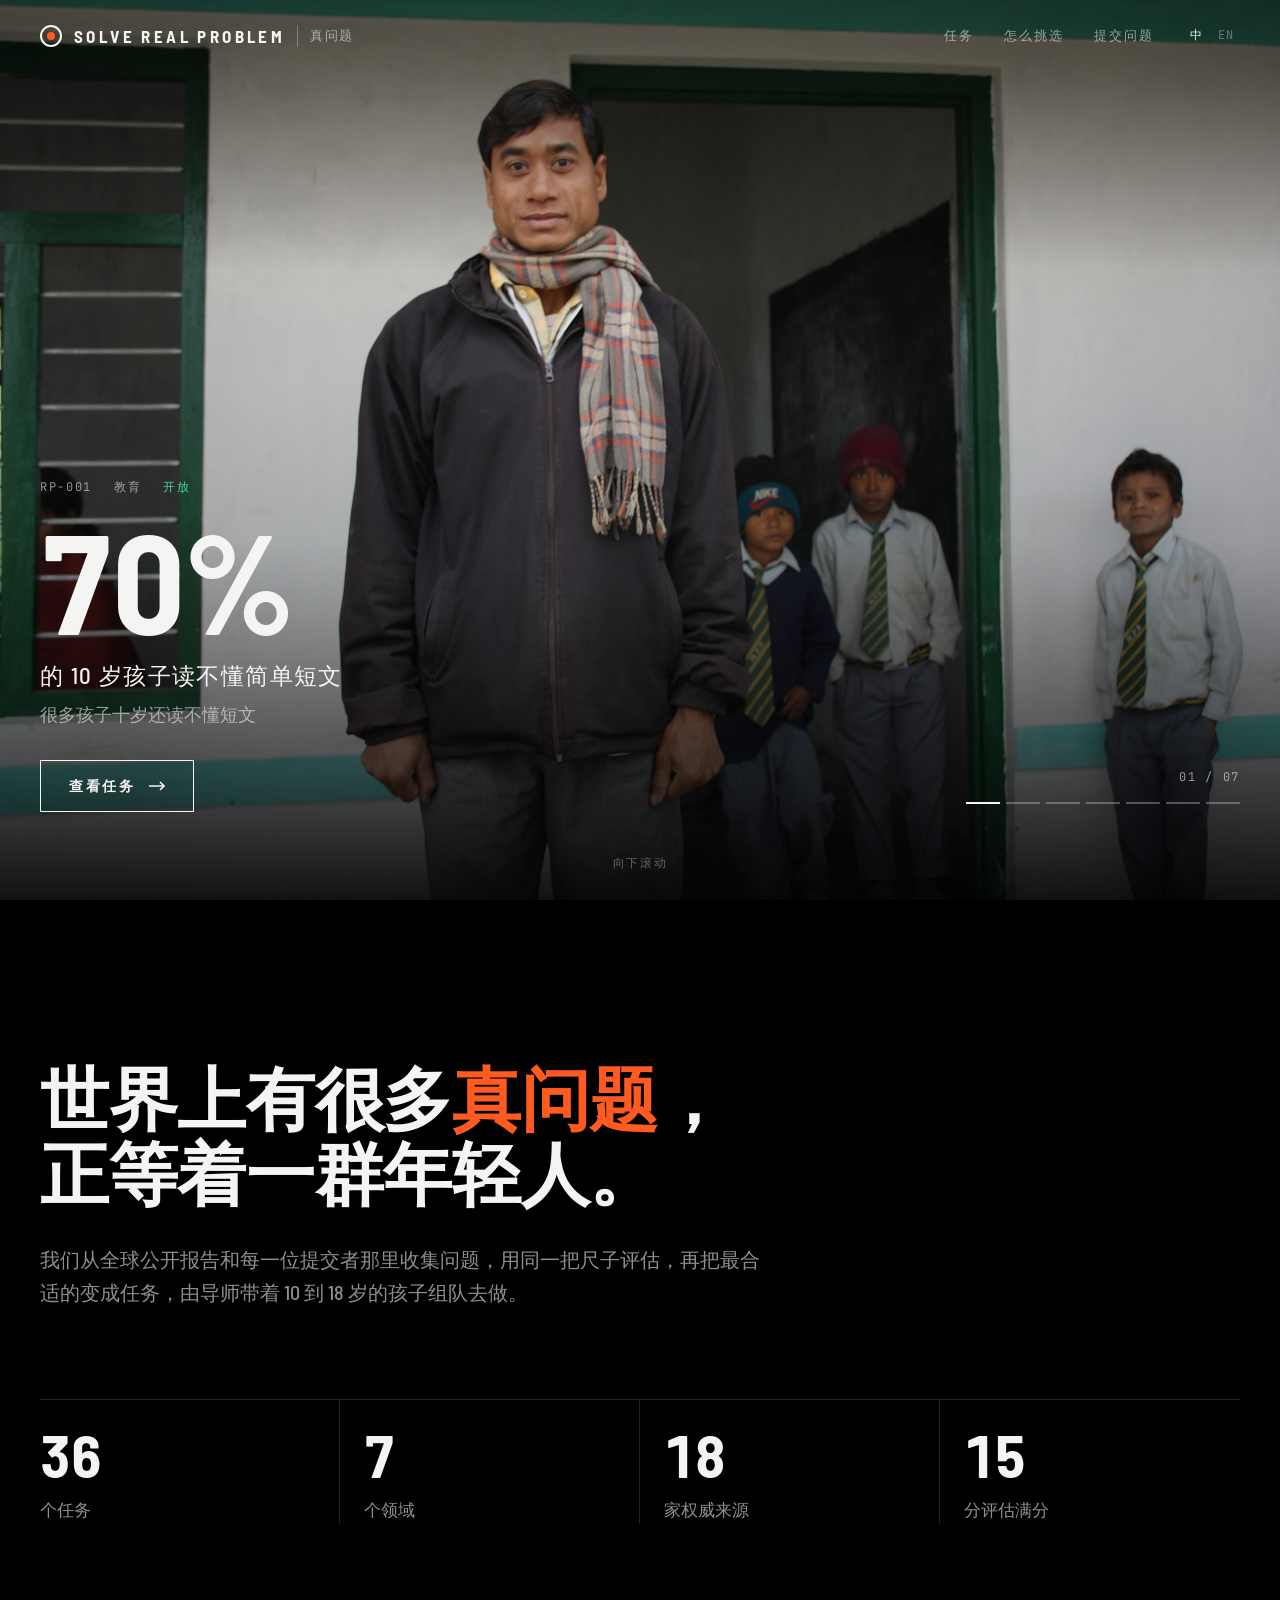
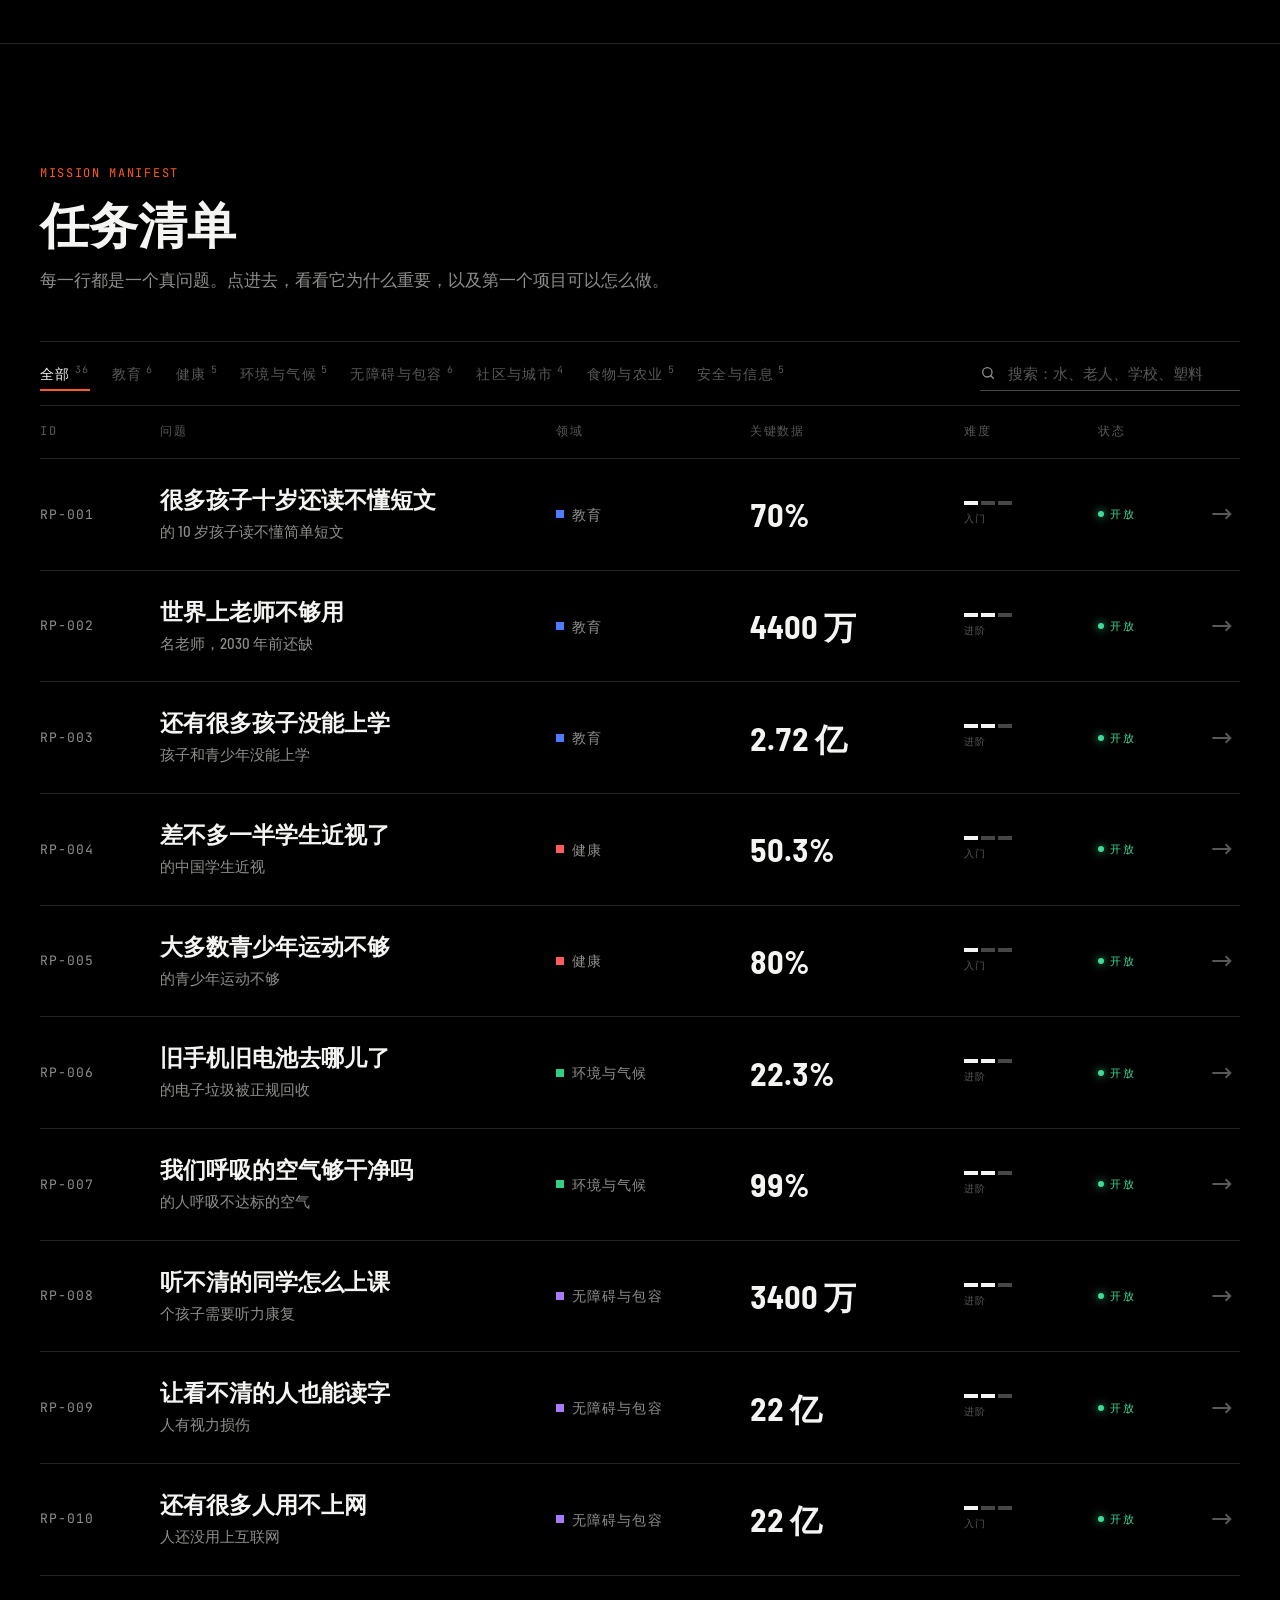
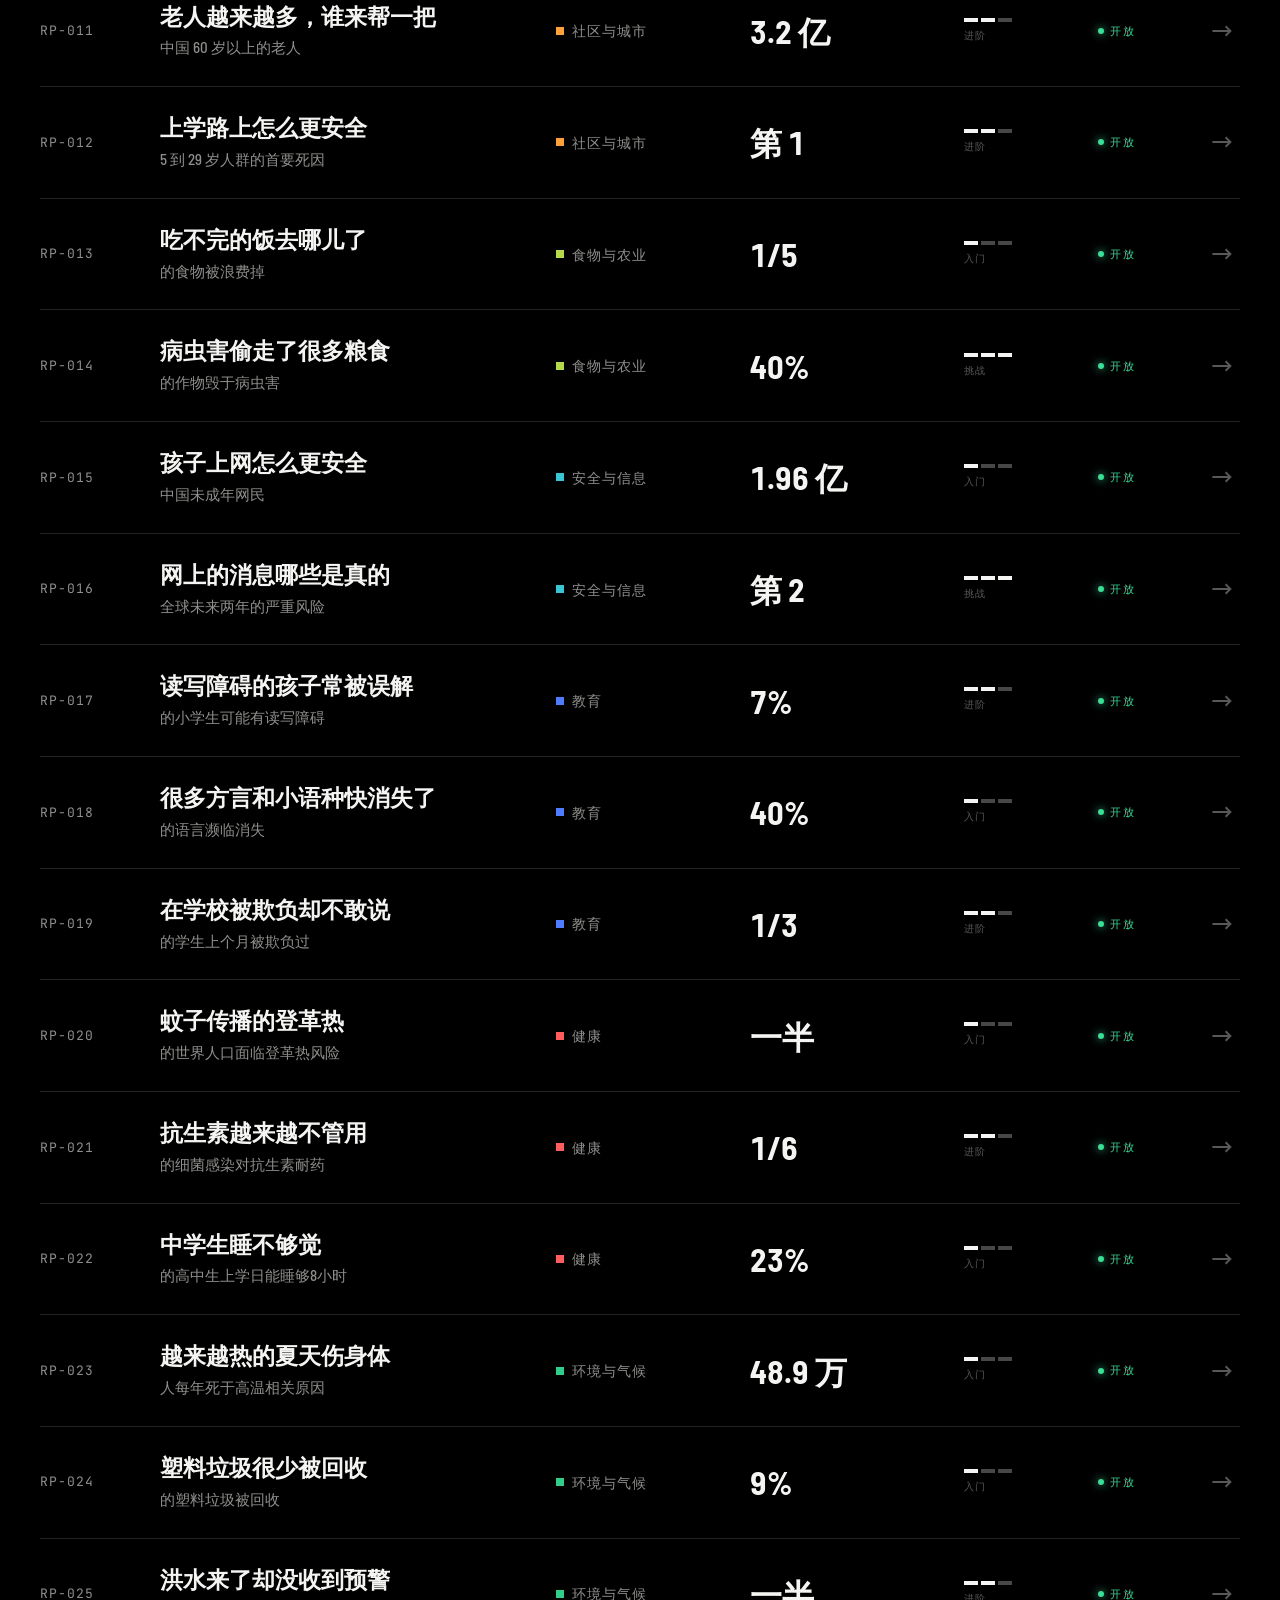
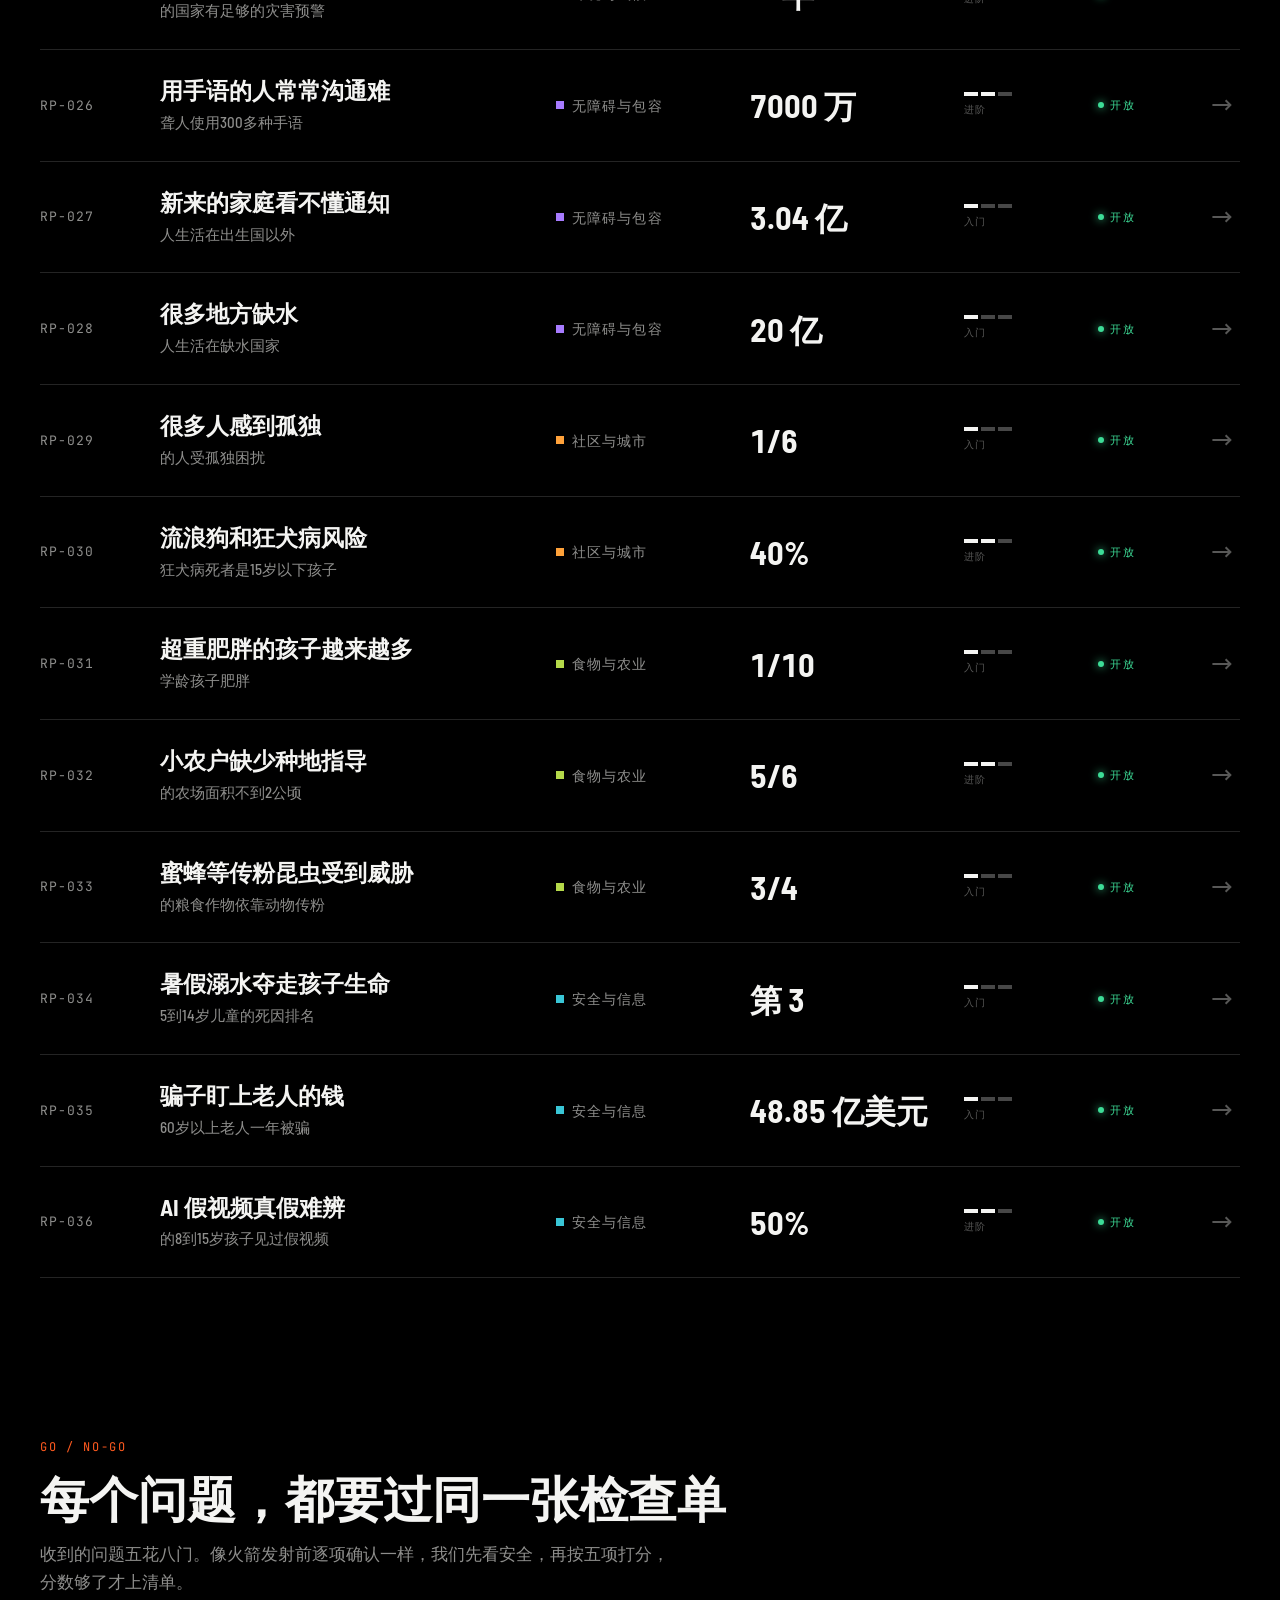
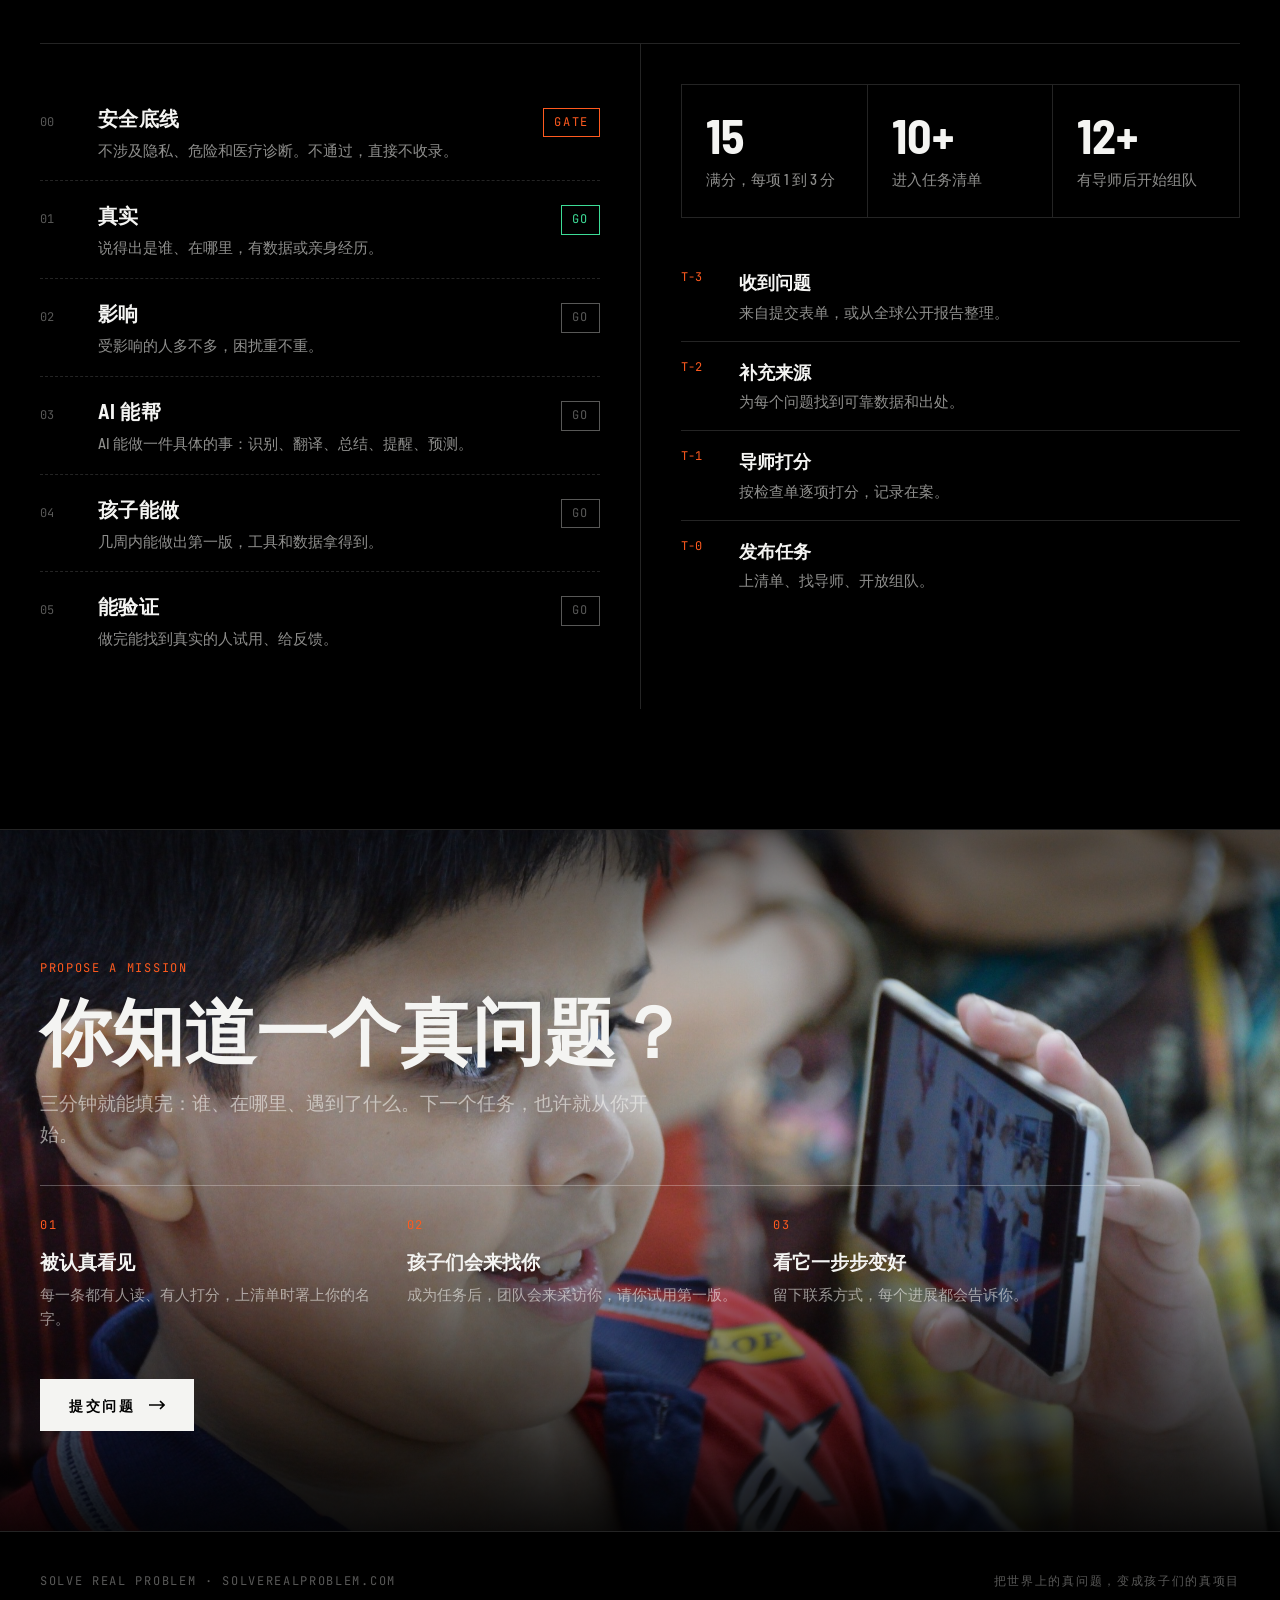
<file: index.html>
<!doctype html>
<html lang="zh-CN" data-lang="zh">
<head>
<meta charset="utf-8">
<meta name="viewport" content="width=device-width, initial-scale=1">
<title data-zh="真问题 · Solve Real Problem" data-en="Solve Real Problem">真问题 · Solve Real Problem</title>
<meta name="description" content="来自世界各地、有可靠来源、AI 可能帮上忙的真问题，每一个都是孩子们可以组队参与的任务。 Real, sourced problems AI could help with, each one a mission young builders can join.">
<meta property="og:title" content="Solve Real Problem · 真问题">
<meta property="og:description" content="世界上的真问题，正等着一群年轻人。Real problems waiting for young builders.">
<link rel="icon" href="assets/favicon.svg?v=20261119" type="image/svg+xml">
<link rel="preload" href="assets/fonts/barlow-semi-condensed-latin-700-normal.woff2" as="font" type="font/woff2" crossorigin>
<link rel="stylesheet" href="assets/style.css?v=20261004">
</head>
<body data-page="home">
<main>
  <section class="hero" id="hero"></section>

  <section class="thesis">
    <div class="wrap">
      <h1 class="rv">
        <span data-l="zh">世界上有很多<em>真问题</em>，<br>正等着一群年轻人。</span>
        <span data-l="en">The world is full of <em>real problems</em>.<br>They are waiting for young builders.</span>
      </h1>
      <p class="rv">
        <span data-l="zh">我们从全球公开报告和每一位提交者那里收集问题，用同一把尺子评估，再把最合适的变成任务，由导师带着 10 到 18 岁的孩子组队去做。</span>
        <span data-l="en">We gather problems from public global reports and from people like you, measure each with the same ruler, and turn the best into missions that mentors and teams aged 10 to 18 take on together.</span>
      </p>
      <div class="telemetry rv">
        <div><b>0</b><span data-l="zh">个任务</span><span data-l="en">missions</span></div>
        <div><b>0</b><span data-l="zh">个领域</span><span data-l="en">areas</span></div>
        <div><b>0</b><span data-l="zh">家权威来源</span><span data-l="en">trusted sources</span></div>
        <div><b>0</b><span data-l="zh">分评估满分</span><span data-l="en">point checklist</span></div>
      </div>
    </div>
  </section>

  <section class="sec" id="missions">
    <div class="wrap">
      <div class="sec-top">
        <div>
          <span class="mono">Mission manifest</span>
          <h2><span data-l="zh">任务清单</span><span data-l="en">All missions</span></h2>
          <p><span data-l="zh">每一行都是一个真问题。点进去，看看它为什么重要，以及第一个项目可以怎么做。</span><span data-l="en">Each row is a real problem. Open one to see why it matters and how a first project could start.</span></p>
        </div>
      </div>
      <div class="controls">
        <div class="tabs" id="tabs"></div>
        <label class="find">
          <svg viewBox="0 0 24 24" fill="none" stroke="currentColor" stroke-width="2" stroke-linecap="round"><circle cx="11" cy="11" r="7"/><path d="m20 20-3.5-3.5"/></svg>
          <input id="find" type="search" autocomplete="off" data-ph-zh="搜索：水、老人、学校、塑料" data-ph-en="Search: water, elderly, school">
        </label>
      </div>
      <div class="head-row mono">
        <span>ID</span>
        <span data-l="zh">问题</span><span data-l="en">Problem</span>
        <span data-l="zh">领域</span><span data-l="en">Area</span>
        <span data-l="zh">关键数据</span><span data-l="en">Key number</span>
        <span data-l="zh">难度</span><span data-l="en">Level</span>
        <span data-l="zh">状态</span><span data-l="en">Status</span>
        <span></span>
      </div>
      <div id="list"></div>
    </div>
  </section>

  <section class="sec" id="checklist" style="padding-top:40px">
    <div class="wrap">
      <div class="sec-top">
        <div>
          <span class="mono">Go / No-go</span>
          <h2><span data-l="zh">每个问题，都要过同一张检查单</span><span data-l="en">Every problem runs the same checklist</span></h2>
          <p><span data-l="zh">收到的问题五花八门。像火箭发射前逐项确认一样，我们先看安全，再按五项打分，分数够了才上清单。</span><span data-l="en">Submissions vary a lot. Like a pre-launch poll, we check safety first, then score five items. Only enough points make the manifest.</span></p>
        </div>
      </div>
      <div class="check">
        <div class="col">
          <ul class="poll">
            <li class="gate"><span class="n">00</span><div><h4><span data-l="zh">安全底线</span><span data-l="en">Safety gate</span></h4><p><span data-l="zh">不涉及隐私、危险和医疗诊断。不通过，直接不收录。</span><span data-l="en">No private data, danger or medical diagnosis. Fail it and we stop here.</span></p></div><span class="state">GATE</span></li>
            <li><span class="n">01</span><div><h4><span data-l="zh">真实</span><span data-l="en">Real</span></h4><p><span data-l="zh">说得出是谁、在哪里，有数据或亲身经历。</span><span data-l="en">Specific people and places, backed by data or experience.</span></p></div><span class="state">GO</span></li>
            <li><span class="n">02</span><div><h4><span data-l="zh">影响</span><span data-l="en">Impact</span></h4><p><span data-l="zh">受影响的人多不多，困扰重不重。</span><span data-l="en">How many people it touches, and how much.</span></p></div><span class="state">GO</span></li>
            <li><span class="n">03</span><div><h4><span data-l="zh">AI 能帮</span><span data-l="en">AI fit</span></h4><p><span data-l="zh">AI 能做一件具体的事：识别、翻译、总结、提醒、预测。</span><span data-l="en">AI can do one concrete job: recognise, translate, summarise, remind, predict.</span></p></div><span class="state">GO</span></li>
            <li><span class="n">04</span><div><h4><span data-l="zh">孩子能做</span><span data-l="en">Doable</span></h4><p><span data-l="zh">几周内能做出第一版，工具和数据拿得到。</span><span data-l="en">A first version in a few weeks, with reachable tools and data.</span></p></div><span class="state">GO</span></li>
            <li><span class="n">05</span><div><h4><span data-l="zh">能验证</span><span data-l="en">Testable</span></h4><p><span data-l="zh">做完能找到真实的人试用、给反馈。</span><span data-l="en">Real people can try it and give feedback.</span></p></div><span class="state">GO</span></li>
          </ul>
        </div>
        <div class="col">
          <div class="thresh">
            <div><b>15</b><span data-l="zh">满分，每项 1 到 3 分</span><span data-l="en">max, 1 to 3 per item</span></div>
            <div><b>10+</b><span data-l="zh">进入任务清单</span><span data-l="en">joins the manifest</span></div>
            <div><b>12+</b><span data-l="zh">有导师后开始组队</span><span data-l="en">team up once a mentor signs on</span></div>
          </div>
          <div class="flow">
            <div class="step"><span class="n">T-3</span><div><h4><span data-l="zh">收到问题</span><span data-l="en">Problem received</span></h4><p><span data-l="zh">来自提交表单，或从全球公开报告整理。</span><span data-l="en">From the form, or gathered from public reports.</span></p></div></div>
            <div class="step"><span class="n">T-2</span><div><h4><span data-l="zh">补充来源</span><span data-l="en">Source checked</span></h4><p><span data-l="zh">为每个问题找到可靠数据和出处。</span><span data-l="en">Every problem gets trusted data and a source.</span></p></div></div>
            <div class="step"><span class="n">T-1</span><div><h4><span data-l="zh">导师打分</span><span data-l="en">Mentor scoring</span></h4><p><span data-l="zh">按检查单逐项打分，记录在案。</span><span data-l="en">Scored item by item against the checklist.</span></p></div></div>
            <div class="step"><span class="n">T-0</span><div><h4><span data-l="zh">发布任务</span><span data-l="en">Mission live</span></h4><p><span data-l="zh">上清单、找导师、开放组队。</span><span data-l="en">Listed, mentored, and open for teams.</span></p></div></div>
          </div>
        </div>
      </div>
    </div>
  </section>

  <section class="band cat-community">
    <div class="ph fallback" id="bandPh"></div>
    <div class="shade"></div>
    <div class="copy">
      <div class="wrap">
        <span class="mono" style="color:var(--signal)">Propose a mission</span>
        <h2 style="margin-top:14px"><span data-l="zh">你知道一个真问题？</span><span data-l="en">Know a real problem?</span></h2>
        <p><span data-l="zh">三分钟就能填完：谁、在哪里、遇到了什么。下一个任务，也许就从你开始。</span><span data-l="en">Three minutes: who, where, and what goes wrong. The next mission might start with you.</span></p>
        <div class="why3">
          <div><span class="mono">01</span><h4><span data-l="zh">被认真看见</span><span data-l="en">Read by a mentor</span></h4><p><span data-l="zh">每一条都有人读、有人打分，上清单时署上你的名字。</span><span data-l="en">Every one is read and scored, with your name on the listing.</span></p></div>
          <div><span class="mono">02</span><h4><span data-l="zh">孩子们会来找你</span><span data-l="en">Teams reach out</span></h4><p><span data-l="zh">成为任务后，团队会来采访你，请你试用第一版。</span><span data-l="en">Once it is a mission, the team interviews you and asks you to test.</span></p></div>
          <div><span class="mono">03</span><h4><span data-l="zh">看它一步步变好</span><span data-l="en">Follow the progress</span></h4><p><span data-l="zh">留下联系方式，每个进展都会告诉你。</span><span data-l="en">Leave a contact to hear about each step.</span></p></div>
        </div>
        <a class="btn fill" href="submit.html"><span data-l="zh">提交问题</span><span data-l="en">Propose a problem</span><svg class="ar" viewBox="0 0 16 10" fill="none" stroke="currentColor" stroke-width="1.6"><path d="M0 5h15M11 1l4 4-4 4"/></svg></a>
      </div>
    </div>
  </section>
</main>
<script src="assets/problems.js?v=20261004"></script>
<script src="assets/site.js?v=20261004"></script>
</body>
</html>
</file>
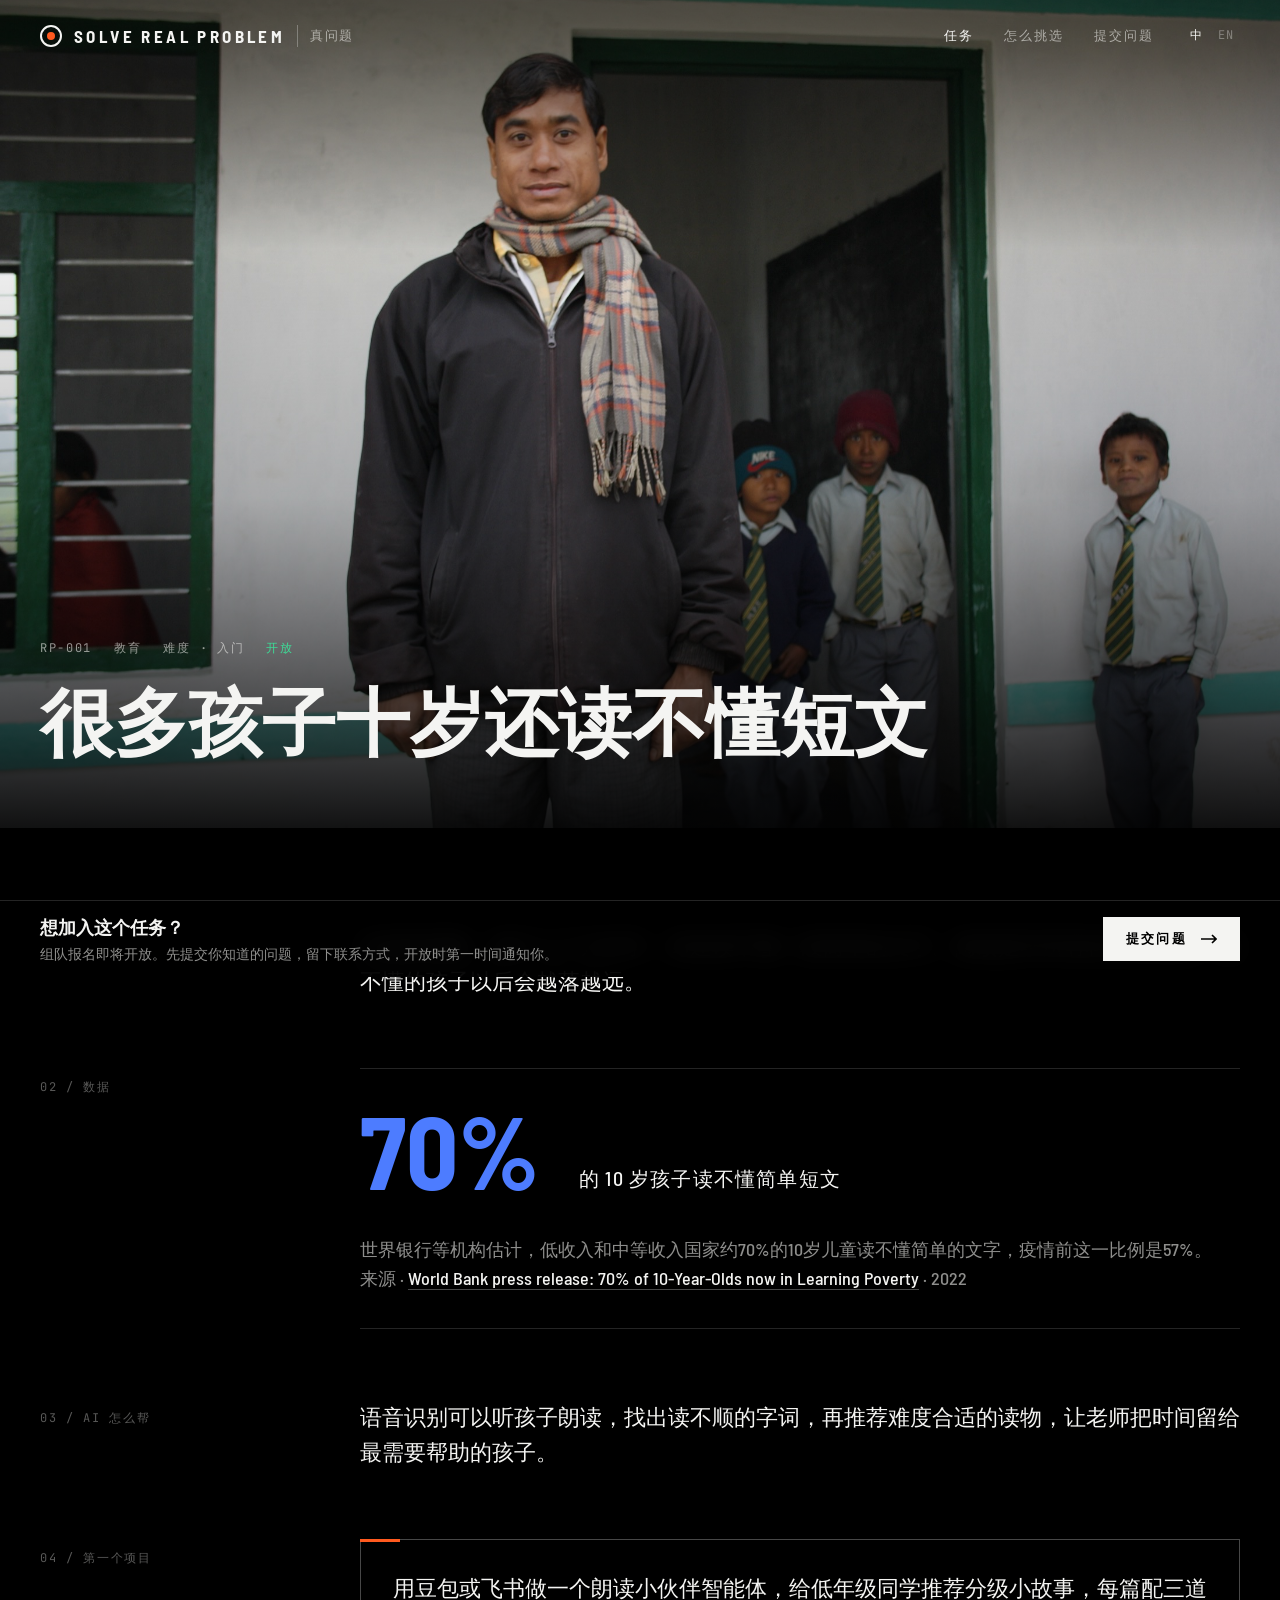
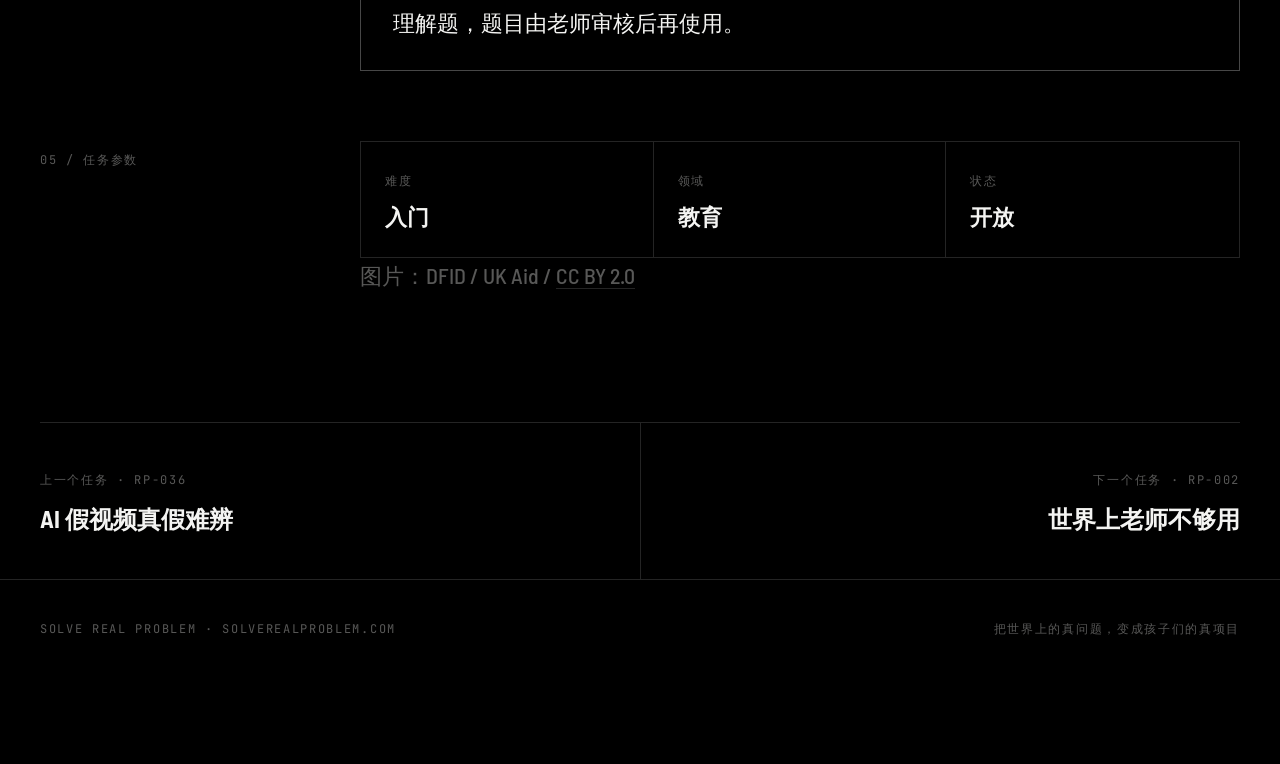
<file: problem.html>
<!doctype html>
<html lang="zh-CN" data-lang="zh">
<head>
<meta charset="utf-8">
<meta name="viewport" content="width=device-width, initial-scale=1">
<title data-zh="任务 · 真问题" data-en="Mission · Solve Real Problem">任务 · 真问题</title>
<link rel="icon" href="assets/favicon.svg?v=20261119" type="image/svg+xml">
<link rel="stylesheet" href="assets/style.css?v=20261004">
</head>
<body data-page="mission" style="padding-bottom:76px">
<main id="mission"></main>
<script src="assets/problems.js?v=20261004"></script>
<script src="assets/site.js?v=20261004"></script>
</body>
</html>
</file>
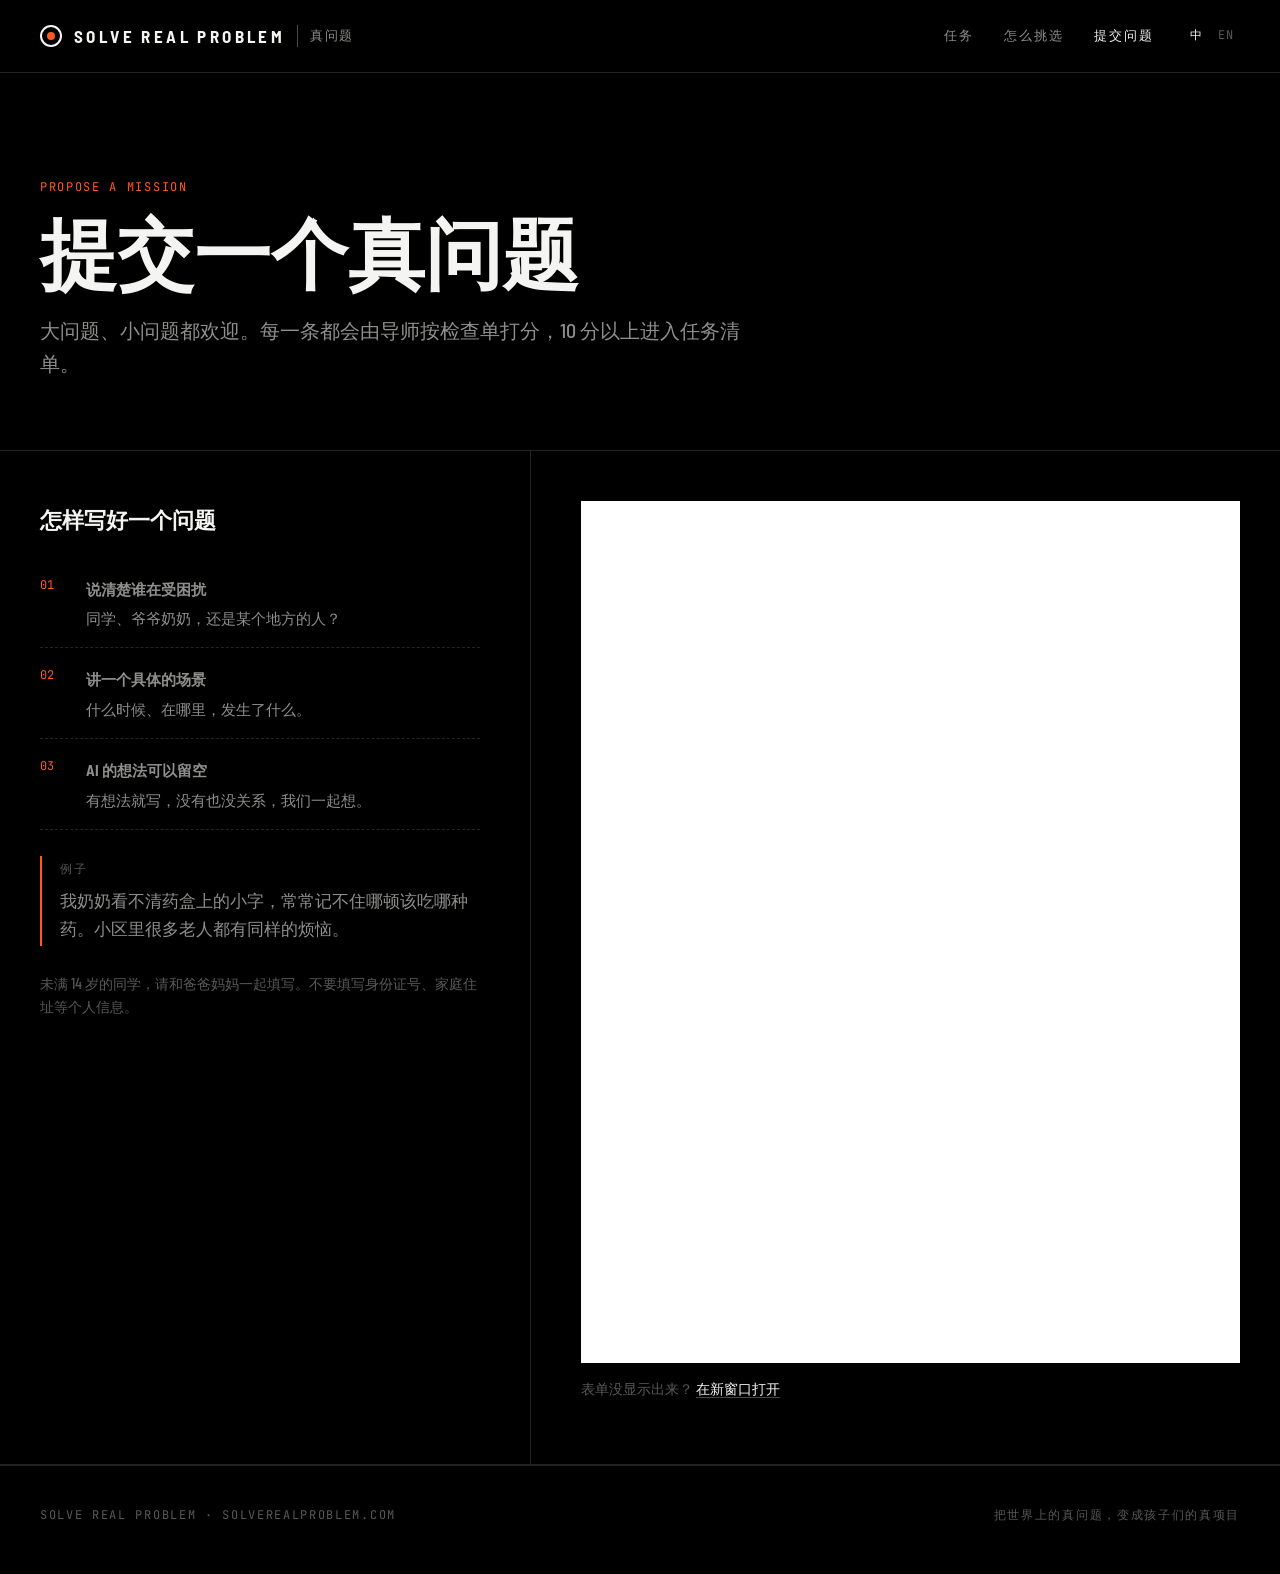
<file: submit.html>
<!doctype html>
<html lang="zh-CN" data-lang="zh">
<head>
<meta charset="utf-8">
<meta name="viewport" content="width=device-width, initial-scale=1">
<title data-zh="提交问题 · 真问题" data-en="Propose a problem · Solve Real Problem">提交问题 · 真问题</title>
<link rel="icon" href="assets/favicon.svg?v=20261119" type="image/svg+xml">
<link rel="stylesheet" href="assets/style.css">
</head>
<body data-page="submit">
<main>
  <section class="p-hero">
    <div class="wrap">
      <span class="mono" style="color:var(--signal)">Propose a mission</span>
      <h1><span data-l="zh">提交一个真问题</span><span data-l="en">Propose a real problem</span></h1>
      <p>
        <span data-l="zh">大问题、小问题都欢迎。每一条都会由导师按检查单打分，10 分以上进入任务清单。</span>
        <span data-l="en">Big or small, every problem is welcome. A mentor scores each one against the checklist, and 10+ joins the manifest.</span>
      </p>
    </div>
  </section>

  <section>
    <div class="wrap p-grid">
      <div class="side">
        <h3><span data-l="zh">怎样写好一个问题</span><span data-l="en">How to describe a problem</span></h3>
        <ol>
          <li><b><span data-l="zh">说清楚谁在受困扰</span><span data-l="en">Say who is affected</span></b><span><span data-l="zh">同学、爷爷奶奶，还是某个地方的人？</span><span data-l="en">Classmates, grandparents, or people in a certain place?</span></span></li>
          <li><b><span data-l="zh">讲一个具体的场景</span><span data-l="en">Describe a real moment</span></b><span><span data-l="zh">什么时候、在哪里，发生了什么。</span><span data-l="en">When and where it happens, and what goes wrong.</span></span></li>
          <li><b><span data-l="zh">AI 的想法可以留空</span><span data-l="en">AI ideas are optional</span></b><span><span data-l="zh">有想法就写，没有也没关系，我们一起想。</span><span data-l="en">Share one if you have it. If not, we will think it through together.</span></span></li>
        </ol>
        <div class="ex">
          <span class="mono"><span data-l="zh">例子</span><span data-l="en">Example</span></span>
          <span data-l="zh">我奶奶看不清药盒上的小字，常常记不住哪顿该吃哪种药。小区里很多老人都有同样的烦恼。</span>
          <span data-l="en">My grandma cannot read the small print on her medicine boxes and often forgets which pill to take when. Many older neighbours have the same trouble.</span>
        </div>
        <p class="safe">
          <span data-l="zh">未满 14 岁的同学，请和爸爸妈妈一起填写。不要填写身份证号、家庭住址等个人信息。</span>
          <span data-l="en">Under 14? Please fill this in with a parent. Do not include ID numbers, home addresses, or other personal details.</span>
        </p>
      </div>
      <div class="form">
        <div class="frame"><iframe id="formFrame" title="Submit form" loading="lazy"></iframe></div>
        <p class="open"><span data-l="zh">表单没显示出来？</span><span data-l="en">Form not showing?</span> <a data-form target="_blank" rel="noopener"><span data-l="zh">在新窗口打开</span><span data-l="en">Open it in a new tab</span></a></p>
      </div>
    </div>
  </section>
</main>
<script src="assets/site.js"></script>
</body>
</html>
</file>
<file: assets/style.css>
@font-face{font-family:"Display";src:url(fonts/barlow-semi-condensed-latin-500-normal.woff2) format("woff2");font-weight:500;font-display:swap}
@font-face{font-family:"Display";src:url(fonts/barlow-semi-condensed-latin-700-normal.woff2) format("woff2");font-weight:700;font-display:swap}
@font-face{font-family:"Mono";src:url(fonts/jetbrains-mono-latin-400-normal.woff2) format("woff2");font-weight:400;font-display:swap}
@font-face{font-family:"Mono";src:url(fonts/jetbrains-mono-latin-500-normal.woff2) format("woff2");font-weight:500;font-display:swap}

:root{
  --bg:#000;
  --panel:#0b0c0e;
  --line:rgba(255,255,255,.14);
  --line-2:rgba(255,255,255,.28);
  --text:#f4f4f2;
  --muted:rgba(244,244,242,.58);
  --dim:rgba(244,244,242,.36);
  --signal:#ff5a1f;
  --go:#3ddc97;
  --max:1360px;
  --sans:"Display","PingFang SC","Hiragino Sans GB","Microsoft YaHei",system-ui,sans-serif;
  --mono:"Mono","SFMono-Regular",Menlo,Consolas,monospace;
}
*{box-sizing:border-box}
html{scroll-behavior:smooth;scroll-padding-top:72px;background:var(--bg)}
body{margin:0;background:var(--bg);color:var(--text);font-family:var(--sans);font-size:17px;line-height:1.65;-webkit-font-smoothing:antialiased}
a{color:inherit;text-decoration:none}
button{font:inherit;color:inherit}
::selection{background:var(--signal);color:#000}

html[data-lang="zh"] [data-l="en"],
html[data-lang="en"] [data-l="zh"]{display:none !important}

.wrap{max-width:var(--max);margin:0 auto;padding:0 40px}
.mono{font-family:var(--mono);font-size:12px;letter-spacing:.14em;text-transform:uppercase}
.caps{text-transform:uppercase;letter-spacing:.12em}

/* nav */
.top{position:fixed;inset:0 0 auto;z-index:40;transition:background .3s, border-color .3s;border-bottom:1px solid transparent}
.top.solid{background:rgba(0,0,0,.86);backdrop-filter:blur(12px);border-bottom-color:var(--line)}
.top .wrap{display:flex;align-items:center;justify-content:space-between;height:72px}
.brand{display:flex;align-items:center;gap:12px}
.brand .mk{width:22px;height:22px;border:2px solid var(--text);border-radius:50%;position:relative}
.brand .mk::after{content:"";position:absolute;inset:5px;background:var(--signal);border-radius:50%}
.brand b{font-weight:700;font-size:17px;letter-spacing:.2em;text-transform:uppercase}
.brand small{font-size:13px;color:var(--muted);letter-spacing:.1em;border-left:1px solid var(--line-2);padding-left:12px}
.nav{display:flex;align-items:center;gap:30px}
.nav a{font-size:13px;font-weight:500;letter-spacing:.16em;text-transform:uppercase;color:var(--muted);transition:color .2s}
.nav a:hover,.nav a.on{color:var(--text)}
.lang{display:flex;gap:2px;font-family:var(--mono);font-size:12px}
.lang button{background:none;border:0;cursor:pointer;color:var(--dim);padding:4px 6px;letter-spacing:.1em}
.lang button.on{color:var(--text)}

/* buttons */
.btn{display:inline-flex;align-items:center;gap:14px;height:52px;padding:0 28px;border:1.5px solid var(--text);font-size:14px;font-weight:700;letter-spacing:.18em;text-transform:uppercase;background:transparent;cursor:pointer;transition:background .2s,color .2s}
.btn:hover{background:var(--text);color:#000}
.btn .ar{width:16px;height:10px}
.btn.fill{background:var(--text);color:#000}
.btn.fill:hover{background:transparent;color:var(--text)}

/* photo layer */
.ph{position:absolute;inset:0;background:#0b0c0e center/cover no-repeat}
.ph.fallback{background:
  radial-gradient(80% 60% at 70% 30%,color-mix(in srgb,var(--c,#555) 38%,transparent),transparent 70%),
  repeating-linear-gradient(90deg,rgba(255,255,255,.04) 0 1px,transparent 1px 80px),
  repeating-linear-gradient(0deg,rgba(255,255,255,.04) 0 1px,transparent 1px 80px),#07080a}
.shade{position:absolute;inset:0;background:linear-gradient(180deg,rgba(0,0,0,.55) 0%,rgba(0,0,0,.05) 30%,rgba(0,0,0,.25) 60%,rgba(0,0,0,.92) 100%)}

/* hero */
.hero{position:relative;height:100vh;min-height:640px;overflow:hidden}
.hero .slide{position:absolute;inset:0;opacity:0;transition:opacity 1.4s ease}
.hero .slide.on{opacity:1}
.hero .slide .ph{transform:scale(1.06);transition:transform 9s linear}
.hero .slide.on .ph{transform:scale(1)}
.hero .copy{position:absolute;left:0;right:0;bottom:0;padding-bottom:88px}
.hero .meta{display:flex;gap:22px;color:var(--muted);margin-bottom:18px}
.hero .meta .st{color:var(--go)}
.hero .big{font-weight:700;font-size:clamp(72px,11vw,168px);line-height:.9;letter-spacing:-.01em;font-variant-numeric:tabular-nums}
.hero .label{font-size:clamp(18px,1.8vw,26px);font-weight:500;letter-spacing:.06em;margin:14px 0 6px;text-transform:uppercase}
.hero .title{font-size:clamp(17px,1.4vw,20px);color:var(--muted);margin:0 0 30px}
.hero .dots{position:absolute;right:40px;bottom:96px;display:flex;flex-direction:column;align-items:flex-end;gap:14px}
.hero .count{font-family:var(--mono);font-size:12px;letter-spacing:.14em;color:var(--muted)}
.hero .bars{display:flex;gap:6px}
.hero .bars button{width:34px;height:2px;border:0;background:var(--line-2);cursor:pointer;padding:0;position:relative;overflow:hidden}
.hero .bars button i{position:absolute;inset:0;background:var(--text);transform:scaleX(0);transform-origin:left}
.hero .bars button.done i{transform:scaleX(1)}
.hero .bars button.on i{animation:fill var(--dur,7s) linear forwards}
@keyframes fill{to{transform:scaleX(1)}}
.hero .scroll{position:absolute;left:50%;bottom:26px;transform:translateX(-50%);color:var(--dim)}

/* thesis */
.thesis{padding:160px 0 120px;border-bottom:1px solid var(--line)}
.thesis h1{font-weight:700;font-size:clamp(40px,5.4vw,84px);line-height:1.08;margin:0;max-width:1100px;letter-spacing:-.005em}
.thesis h1 em{font-style:normal;color:var(--signal)}
.thesis p{color:var(--muted);font-size:20px;max-width:720px;margin:34px 0 0}
.telemetry{display:grid;grid-template-columns:repeat(4,1fr);margin-top:90px;border-top:1px solid var(--line)}
.telemetry div{padding:26px 0 0;border-right:1px solid var(--line);padding-left:24px}
.telemetry div:first-child{padding-left:0}
.telemetry div:last-child{border-right:0}
.telemetry b{display:block;font-weight:700;font-size:clamp(44px,4.6vw,72px);line-height:1;font-variant-numeric:tabular-nums}
.telemetry span{display:block;margin-top:10px;color:var(--muted)}

/* section heads */
.sec{padding:120px 0}
.sec-top{display:flex;justify-content:space-between;align-items:flex-end;gap:30px;margin-bottom:48px}
.sec-top .mono{color:var(--signal);margin-bottom:14px;display:block}
.sec-top h2{margin:0;font-weight:700;font-size:clamp(34px,3.8vw,58px);line-height:1.08}
.sec-top p{margin:14px 0 0;color:var(--muted);max-width:640px}

/* manifest */
.controls{display:flex;justify-content:space-between;align-items:center;gap:24px;border-top:1px solid var(--line);border-bottom:1px solid var(--line);padding:14px 0;position:sticky;top:72px;background:rgba(0,0,0,.92);backdrop-filter:blur(10px);z-index:10}
.tabs{display:flex;flex-wrap:wrap;gap:6px 22px}
.tabs button{background:none;border:0;cursor:pointer;color:var(--dim);font-size:14px;letter-spacing:.1em;padding:6px 0;position:relative}
.tabs button:hover{color:var(--text)}
.tabs button.on{color:var(--text)}
.tabs button.on::after{content:"";position:absolute;left:0;right:0;bottom:0;height:2px;background:var(--signal)}
.tabs button sup{font-family:var(--mono);font-size:10px;color:var(--dim);margin-left:4px}
.find{display:flex;align-items:center;gap:10px;border-bottom:1px solid var(--line-2);min-width:260px;padding:4px 0}
.find svg{width:16px;height:16px;color:var(--muted)}
.find input{background:none;border:0;outline:none;color:var(--text);font:inherit;font-size:15px;flex:1;min-width:0}
.find input::placeholder{color:var(--dim)}

.head-row,.row{display:grid;grid-template-columns:96px minmax(0,1fr) 170px 190px 110px 90px 28px;gap:24px;align-items:center}
.head-row{padding:16px 0;color:var(--dim);border-bottom:1px solid var(--line)}
.row{position:relative;padding:26px 0;border-bottom:1px solid var(--line);cursor:pointer}
.row .id{font-family:var(--mono);font-size:13px;color:var(--muted);letter-spacing:.08em}
.row h3{margin:0;font-weight:700;font-size:23px;line-height:1.3}
.row .sub{color:var(--muted);font-size:15px;margin-top:4px}
.row .area{font-size:14px;letter-spacing:.08em;color:var(--muted);display:flex;align-items:center;gap:8px}
.row .area i{width:8px;height:8px;background:var(--c)}
.row .num{font-weight:700;font-size:32px;line-height:1;font-variant-numeric:tabular-nums}
.row .lv{display:flex;gap:3px}
.row .lv i{width:14px;height:4px;background:var(--line-2)}
.row .lv i.f{background:var(--text)}
.row .st{font-family:var(--mono);font-size:11px;letter-spacing:.14em;color:var(--go);display:flex;align-items:center;gap:6px}
.row .st::before{content:"";width:6px;height:6px;border-radius:50%;background:currentColor;box-shadow:0 0 8px currentColor}
.row .go-ar{width:20px;height:12px;color:var(--dim)}
.empty{padding:80px 0;text-align:center;color:var(--muted)}

.cat-edu{--c:#4d7cff}.cat-health{--c:#ff5d5d}.cat-climate{--c:#2fcf8a}.cat-access{--c:#a77bff}.cat-community{--c:#ffa23a}.cat-food{--c:#b5d94a}.cat-safety{--c:#39c6d6}

/* checklist */
.check{display:grid;grid-template-columns:1fr 1fr;gap:0;border-top:1px solid var(--line)}
.check .col{padding:40px 40px 40px 0}
.check .col+.col{border-left:1px solid var(--line);padding-left:40px;padding-right:0}
.poll{list-style:none;margin:0;padding:0}
.poll li{display:grid;grid-template-columns:40px 1fr auto;gap:18px;align-items:baseline;padding:18px 0;border-bottom:1px dashed var(--line)}
.poll li:last-child{border-bottom:0}
.poll .n{font-family:var(--mono);font-size:12px;color:var(--dim)}
.poll h4{margin:0;font-size:20px;font-weight:700;letter-spacing:.02em}
.poll p{margin:3px 0 0;color:var(--muted);font-size:15px}
.poll .state{font-family:var(--mono);font-size:12px;letter-spacing:.14em;padding:4px 10px;border:1px solid currentColor;color:var(--dim);transition:color .4s}
.poll li.lit .state{color:var(--go)}
.poll li.gate .state{color:var(--signal)}
.thresh{display:grid;grid-template-columns:repeat(3,1fr);border:1px solid var(--line)}
.thresh div{padding:26px 24px;border-right:1px solid var(--line)}
.thresh div:last-child{border-right:0}
.thresh b{display:block;font-weight:700;font-size:48px;line-height:1}
.thresh span{display:block;color:var(--muted);margin-top:8px;font-size:15px}
.flow{margin-top:34px}
.flow .step{display:grid;grid-template-columns:40px 1fr;gap:18px;padding:16px 0;border-bottom:1px solid var(--line)}
.flow .step:last-child{border-bottom:0}
.flow .step .n{font-family:var(--mono);font-size:12px;color:var(--signal)}
.flow h4{margin:0;font-size:18px}
.flow p{margin:2px 0 0;color:var(--muted);font-size:15px}

/* propose band */
.band{position:relative;min-height:78vh;display:flex;align-items:flex-end;overflow:hidden;border-top:1px solid var(--line)}
.band .copy{position:relative;padding:0 0 100px;width:100%}
.band h2{font-weight:700;font-size:clamp(40px,5.6vw,92px);line-height:1.02;margin:0 0 20px;max-width:1000px}
.band p{color:var(--muted);font-size:19px;max-width:640px;margin:0 0 36px}
.why3{display:grid;grid-template-columns:repeat(3,1fr);gap:0;border-top:1px solid var(--line-2);margin:0 0 48px;max-width:1100px}
.why3 div{padding:22px 24px 0 0}
.why3 .mono{color:var(--signal)}
.why3 h4{margin:10px 0 4px;font-size:19px}
.why3 p{margin:0;font-size:15px}

footer{border-top:1px solid var(--line);padding:40px 0 48px;color:var(--dim)}
footer .wrap{display:flex;justify-content:space-between;gap:20px;flex-wrap:wrap}

/* mission page */
.m-hero{position:relative;height:92vh;min-height:620px;overflow:hidden}
.m-hero .copy{position:absolute;left:0;right:0;bottom:0;padding-bottom:70px}
.m-hero .meta{display:flex;flex-wrap:wrap;gap:22px;color:var(--muted);margin-bottom:22px}
.m-hero .meta .st{color:var(--go)}
.m-hero h1{margin:0;font-weight:700;font-size:clamp(40px,5.8vw,92px);line-height:1.04;max-width:1100px}
.m-body{display:grid;grid-template-columns:260px minmax(0,1fr);gap:0 60px;padding:100px 0 60px}
.m-body .lbl{color:var(--dim);padding-top:10px}
.m-body .blk{padding:0 0 70px}
.m-body .blk p{margin:0;font-size:clamp(20px,1.7vw,26px);line-height:1.6;max-width:880px}
.m-body .data{display:grid;grid-template-columns:auto 1fr;gap:40px;align-items:end;border-top:1px solid var(--line);border-bottom:1px solid var(--line);padding:34px 0}
.m-body .data b{font-weight:700;font-size:clamp(64px,8vw,128px);line-height:.9;color:var(--c)}
.m-body .data .lab{font-size:20px;letter-spacing:.06em;text-transform:uppercase}
.m-body .data .fact{grid-column:1/-1;color:var(--muted);font-size:18px;line-height:1.65}
.m-body .data a{color:var(--text);border-bottom:1px solid var(--line-2)}
.m-body .data a:hover{border-color:var(--text)}
.m-body .project{border:1px solid var(--line-2);padding:30px 32px;position:relative}
.m-body .project::before{content:"";position:absolute;left:-1px;top:-1px;width:40px;height:3px;background:var(--signal)}
.m-body .project p{font-size:22px}
.m-body .specs{display:grid;grid-template-columns:repeat(3,1fr);border:1px solid var(--line)}
.m-body .specs div{padding:22px 24px;border-right:1px solid var(--line)}
.m-body .specs div:last-child{border-right:0}
.m-body .specs .mono{color:var(--dim)}
.m-body .specs b{display:block;font-size:22px;margin-top:6px}
.credit{color:var(--dim);font-size:13px}
.credit a{border-bottom:1px solid var(--line)}
.pager{display:grid;grid-template-columns:1fr 1fr;border-top:1px solid var(--line)}
.pager a{padding:40px 0;display:block}
.pager a+a{text-align:right;border-left:1px solid var(--line);padding-left:40px}
.pager .mono{color:var(--dim)}
.pager b{display:block;font-size:24px;margin-top:8px}
.pager a:hover b{color:var(--signal)}
.dock{position:fixed;left:0;right:0;bottom:0;z-index:35;background:rgba(0,0,0,.9);backdrop-filter:blur(12px);border-top:1px solid var(--line);transform:translateY(100%);transition:transform .35s}
.dock.on{transform:none}
.dock .wrap{display:flex;justify-content:space-between;align-items:center;height:76px;gap:20px}
.dock .t{font-weight:700;font-size:18px}
.dock .s{color:var(--muted);font-size:14px}
.dock .btn{height:44px;padding:0 22px;font-size:13px}

/* propose page */
.p-hero{padding:170px 0 70px;border-bottom:1px solid var(--line)}
.p-hero h1{margin:14px 0 0;font-weight:700;font-size:clamp(44px,6vw,96px);line-height:1.02}
.p-hero p{color:var(--muted);font-size:20px;max-width:720px;margin:24px 0 0}
.p-grid{display:grid;grid-template-columns:minmax(0,.9fr) minmax(0,1.3fr);gap:0;border-bottom:1px solid var(--line)}
.p-grid .side{padding:50px 50px 50px 0;border-right:1px solid var(--line)}
.p-grid .side h3{margin:0 0 20px;font-size:22px}
.p-grid ol{list-style:none;margin:0;padding:0;counter-reset:s}
.p-grid li{counter-increment:s;padding:16px 0 16px 46px;border-bottom:1px dashed var(--line);position:relative}
.p-grid li::before{content:"0" counter(s);position:absolute;left:0;top:18px;font-family:var(--mono);font-size:12px;color:var(--signal)}
.p-grid li b{display:block;font-size:18px}
.p-grid li span{color:var(--muted);font-size:15px}
.p-grid .ex{margin-top:26px;border-left:2px solid var(--signal);padding:4px 0 4px 18px;color:var(--muted)}
.p-grid .ex .mono{display:block;color:var(--dim);margin-bottom:6px}
.p-grid .safe{margin-top:26px;color:var(--dim);font-size:14px}
.p-grid .form{padding:50px 0 50px 50px}
.p-grid .frame{border:1px solid var(--line-2);background:#fff}
.p-grid iframe{display:block;width:100%;height:860px;border:0}
.p-grid .open{margin-top:14px;color:var(--dim);font-size:14px}
.p-grid .open a{color:var(--text);border-bottom:1px solid var(--line-2)}

/* reveal */
.rv{opacity:0;transform:translateY(24px);transition:opacity .9s ease,transform .9s ease}
.rv.in{opacity:1;transform:none}

@media (max-width:1100px){
  .head-row{display:none}
  .row{grid-template-columns:70px minmax(0,1fr) auto 24px;gap:16px}
  .row .area,.row .lv,.row .st{display:none}
  .row .num{font-size:24px}
  .check,.p-grid{grid-template-columns:1fr}
  .check .col+.col,.p-grid .form{border-left:0;padding-left:0}
  .p-grid .side{border-right:0;padding-right:0}
  .m-body{grid-template-columns:1fr}
  .m-body .lbl{padding:0 0 12px}
  .telemetry{grid-template-columns:1fr 1fr}
  .telemetry div:nth-child(3){padding-left:0}
  .telemetry div{padding-bottom:24px}
}
@media (max-width:700px){
  .wrap{padding:0 20px}
  .nav{gap:16px}
  .nav a.hide-sm,.brand small{display:none}
  .controls{flex-direction:column;align-items:stretch;position:static}
  .find{min-width:0}
  .row{grid-template-columns:minmax(0,1fr) auto}
  .row .id,.row .go-ar{display:none}
  .row h3{font-size:19px}
  .why3,.thresh,.m-body .specs{grid-template-columns:1fr}
  .thresh div,.m-body .specs div{border-right:0;border-bottom:1px solid var(--line)}
  .hero .dots{right:20px;bottom:40px}
  .hero .copy{padding-bottom:110px}
  .dock .s{display:none}
  .pager{grid-template-columns:1fr}
  .pager a+a{border-left:0;padding-left:0;text-align:left;border-top:1px solid var(--line)}
}
@media (prefers-reduced-motion:reduce){
  .hero .slide,.hero .slide .ph,.rv{transition:none}
  .rv{opacity:1;transform:none}
}
</file>
